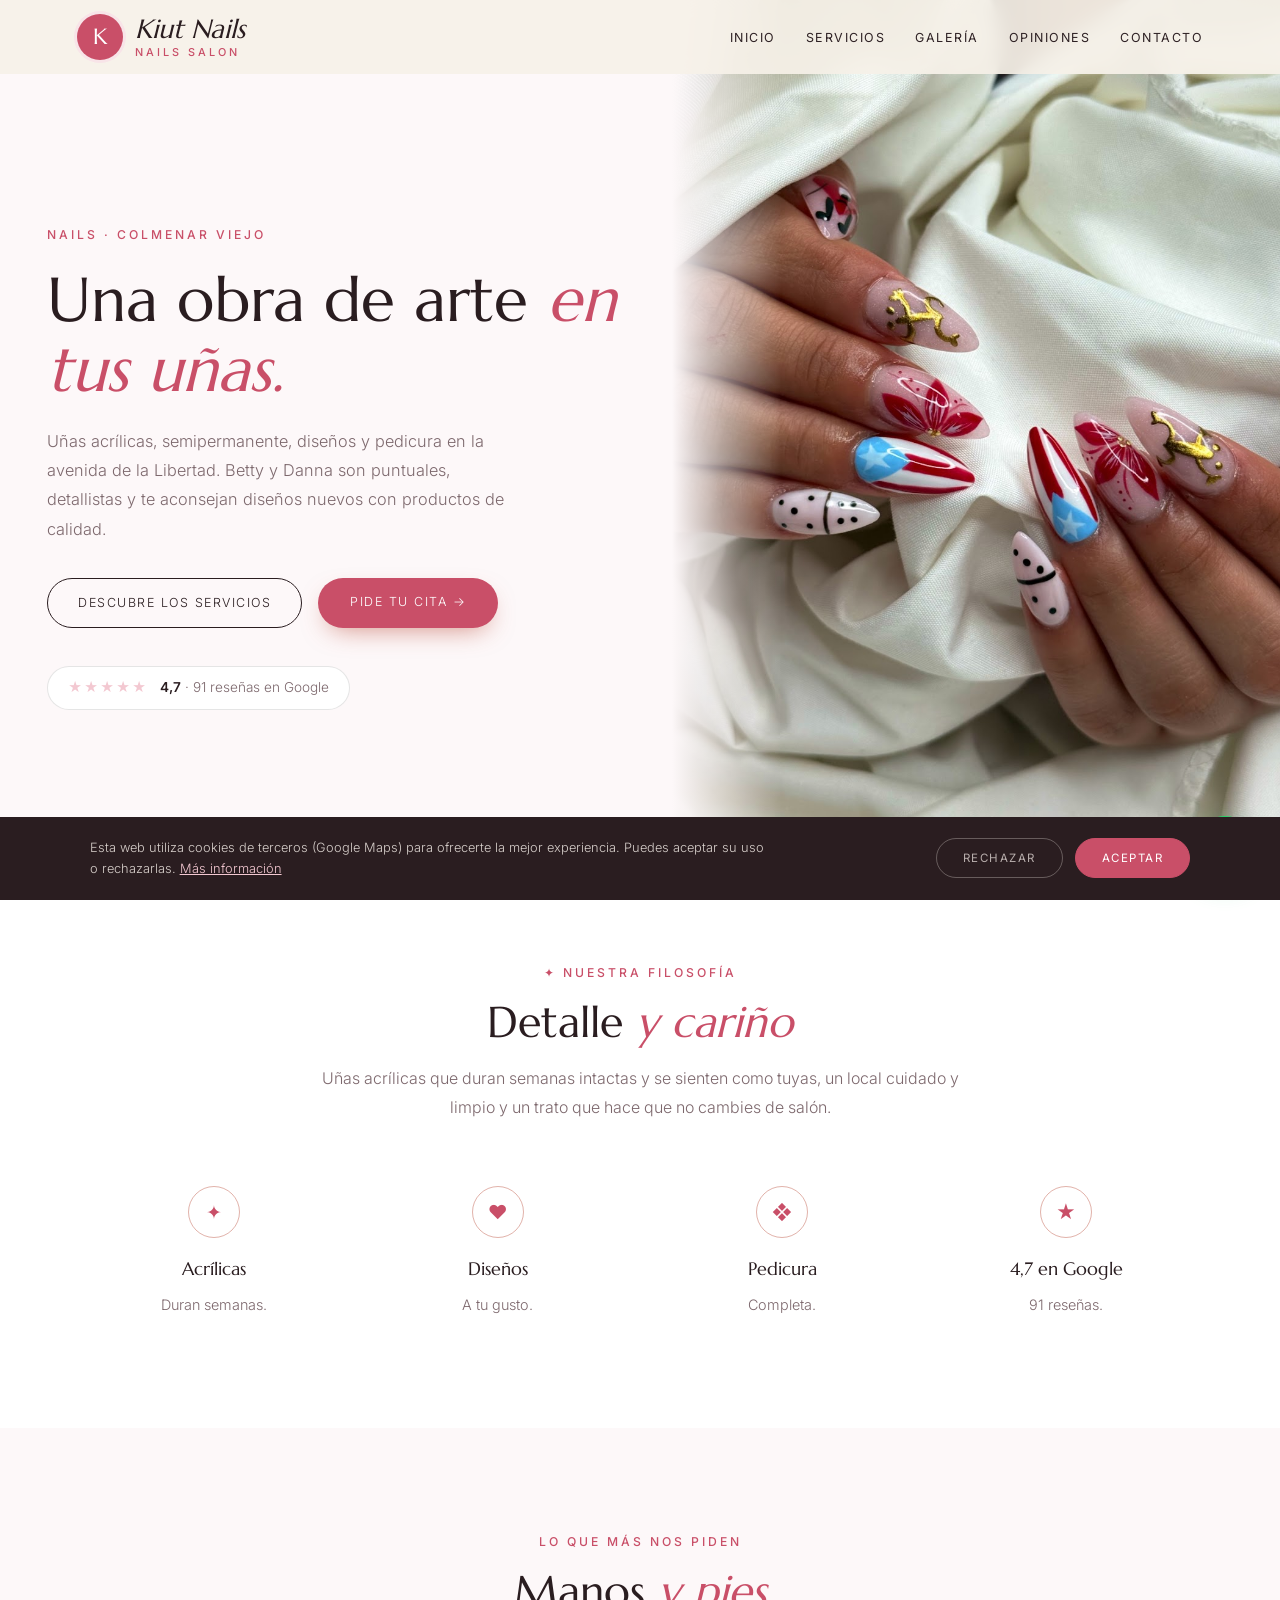
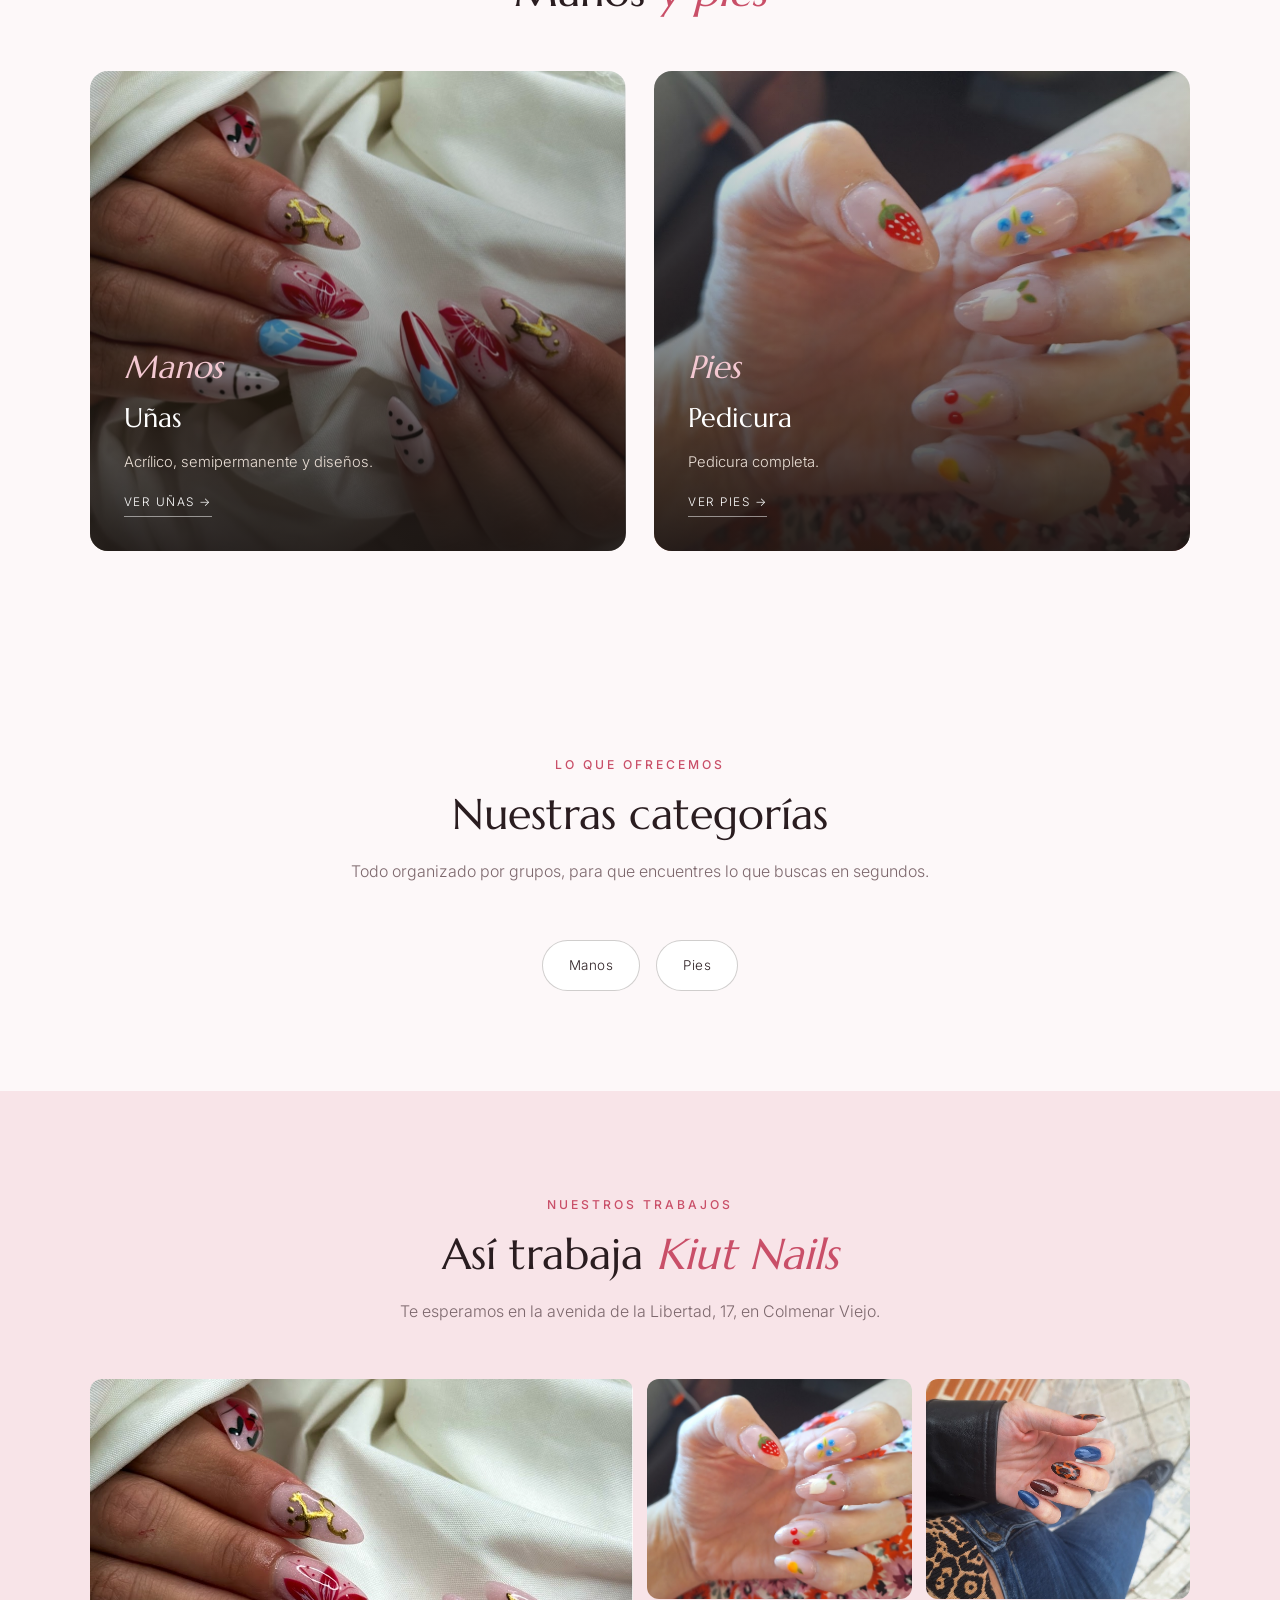
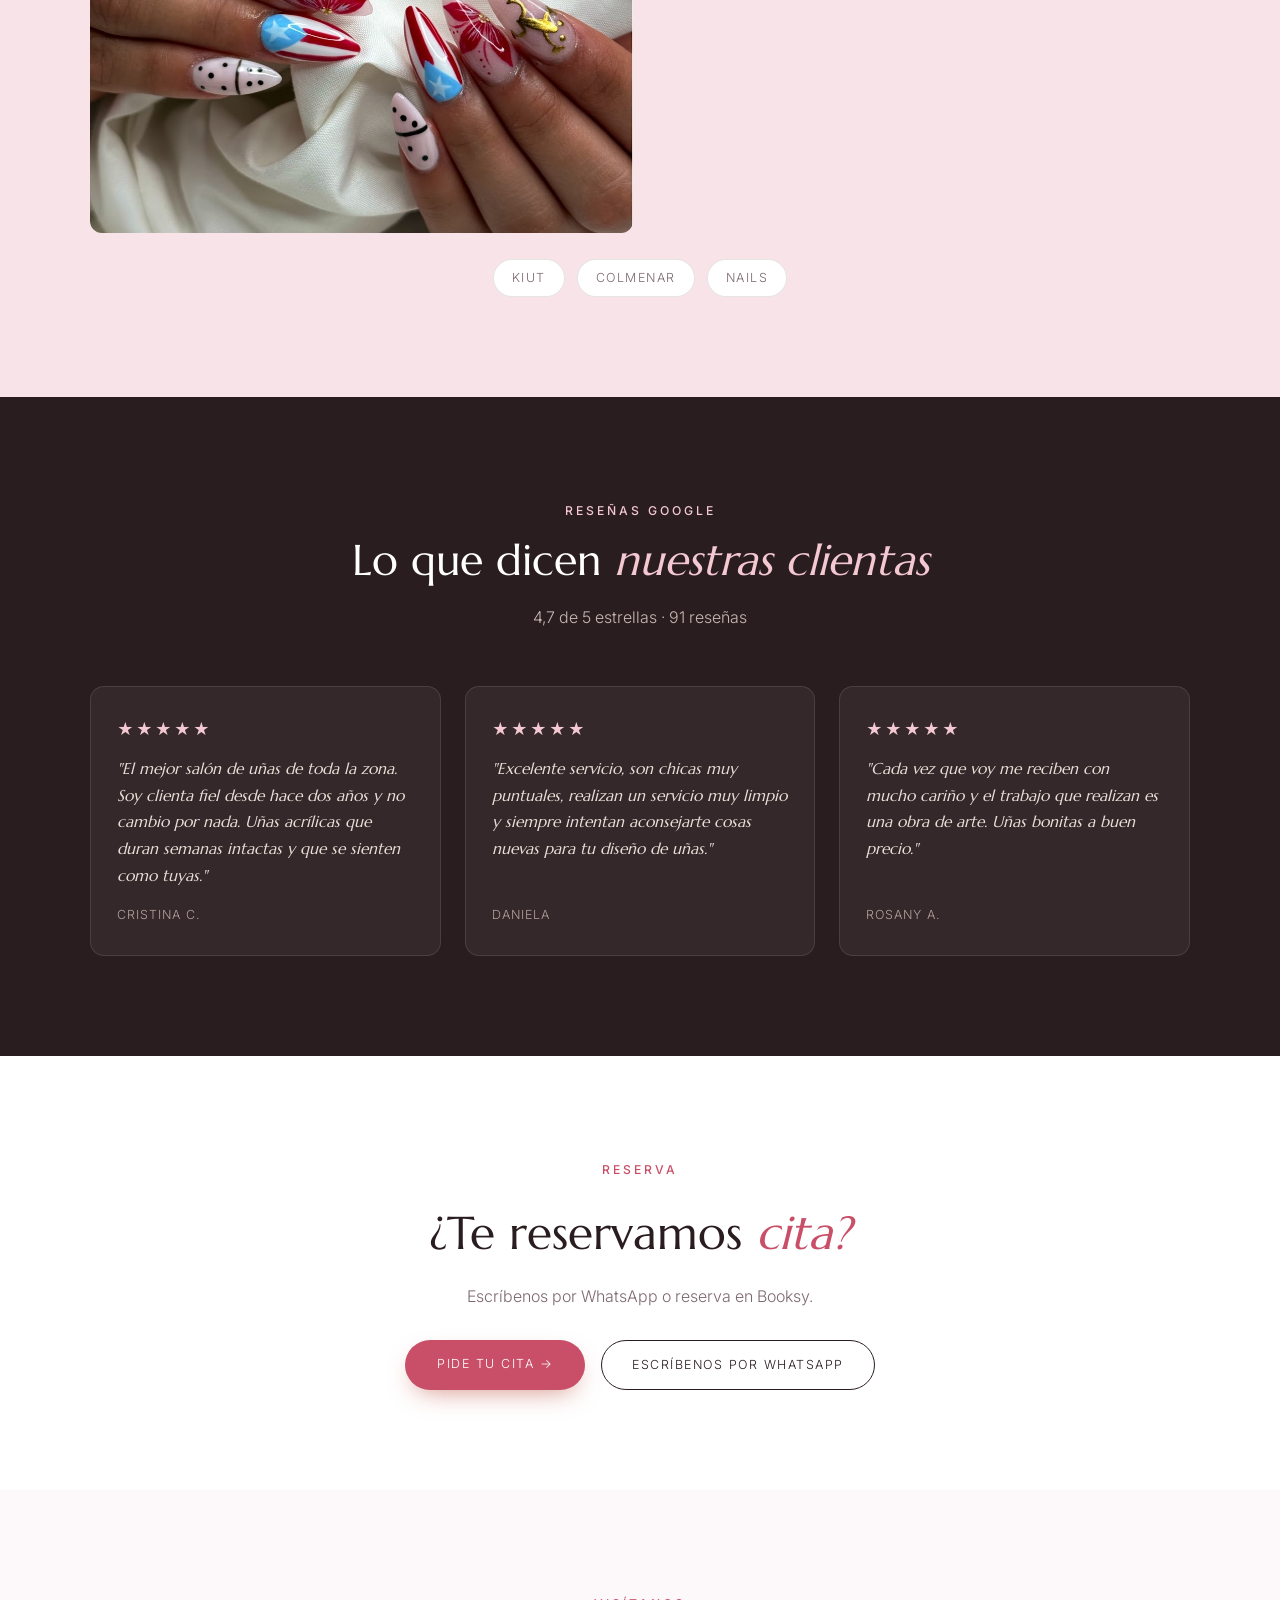
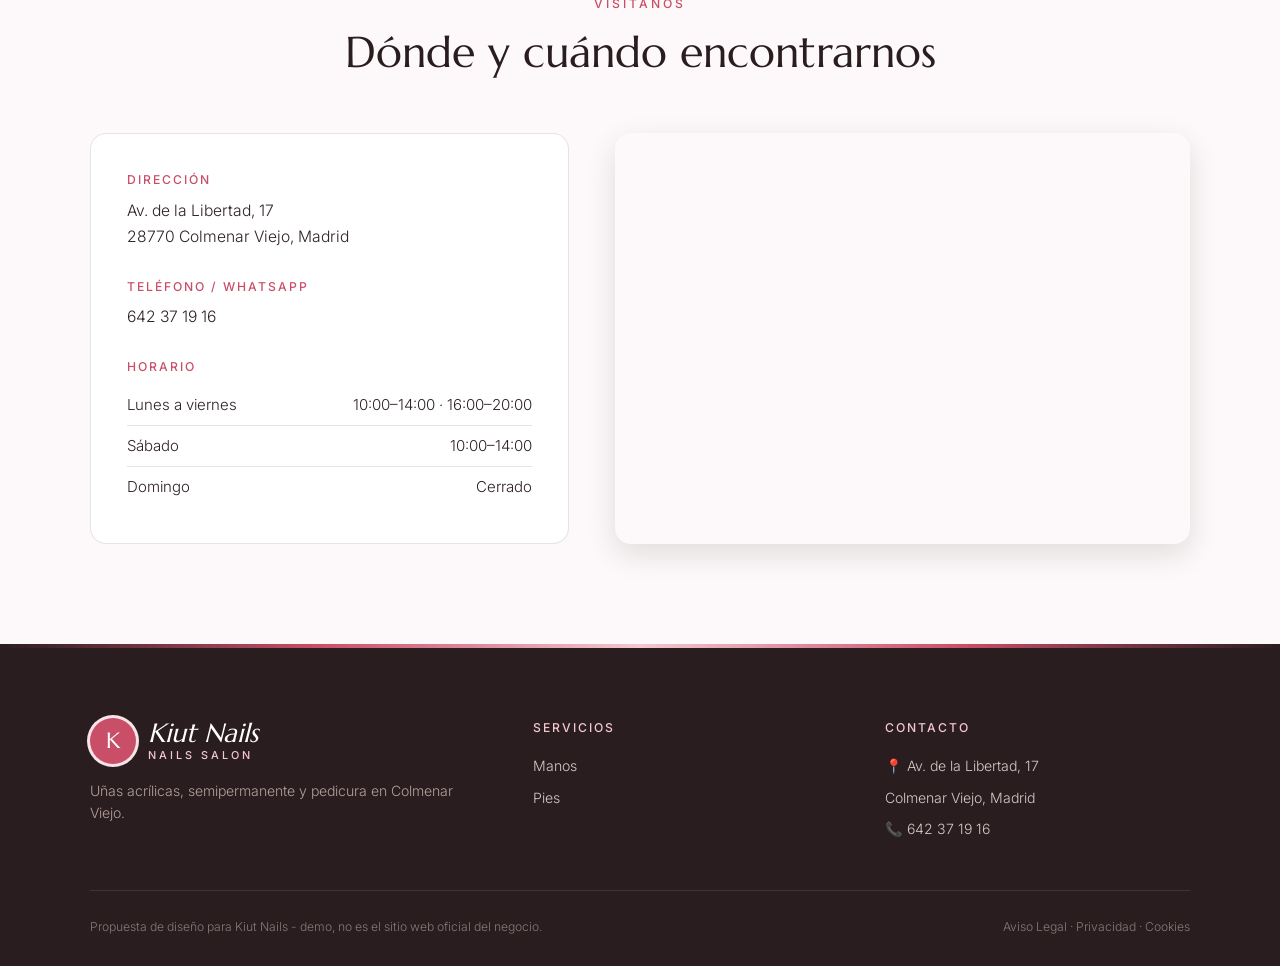
<file: index.html>
<!DOCTYPE html>
<html lang="es">
<head>
<meta charset="UTF-8">
<meta name="viewport" content="width=device-width, initial-scale=1.0">
<title>Kiut Nails — Uñas acrílicas, semipermanente y pedicura en Colmenar Viejo</title>
<meta name="description" content="Kiut Nails, en Av. de la Libertad 17, Colmenar Viejo. Uñas acrílicas que duran semanas, semipermanente, diseños y pedicura completa con Betty y Danna. 4,7★ con 91 reseñas en Google.">
<meta name="theme-color" content="#2a1d20">
<meta property="og:title" content="Kiut Nails · Colmenar Viejo">
<meta property="og:image" content="maps_01.jpg">

<link rel="preconnect" href="https://fonts.googleapis.com"><link rel="preconnect" href="https://fonts.gstatic.com" crossorigin><link href="https://fonts.googleapis.com/css2?family=Marcellus&family=Inter:wght@300;400;500;600&display=swap" rel="stylesheet">
<link rel="stylesheet" href="styles.css">
</head>
<body>

<header id="header">
  <a href="index.html" class="logo" aria-label="Kiut Nails, inicio"><span class="logo-mark">K</span><span class="logo-text"><span class="script">Kiut Nails</span><small>nails salon</small></span></a>
  <nav id="nav" aria-label="Navegación principal"><ul><li><a href="index.html#inicio">Inicio</a></li><li><a href="servicios.html">Servicios</a></li><li><a href="index.html#galeria">Galería</a></li><li><a href="index.html#opiniones">Opiniones</a></li><li><a href="index.html#contacto">Contacto</a></li></ul></nav><button class="nav-toggle" id="navToggle" aria-label="Abrir menú">☰</button>
</header>

<section class="hero" id="inicio">
  <div class="hero-text">
    <span class="eyebrow">Nails · Colmenar Viejo</span>
    <h1>Una obra de arte <em>en tus uñas.</em></h1>
    <p>Uñas acrílicas, semipermanente, diseños y pedicura en la avenida de la Libertad. Betty y Danna son puntuales, detallistas y te aconsejan diseños nuevos con productos de calidad.</p>
    <div class="hero-ctas">
      <a href="servicios.html" class="btn-outline">Descubre los servicios</a>
      <a href="https://wa.me/34642371916?text=Hola%2C%20quiero%20pedir%20cita%20en%20Kiut%20Nails" class="btn-solid" target="_blank" rel="noopener">Pide tu cita →</a>
    </div>
    <a class="hero-rating" href="https://www.google.com/maps/search/?api=1&query=Kiut+Nails,+Av.+de+la+Libertad+17,+Colmenar+Viejo" target="_blank" rel="noopener"><span class="stars">★★★★★</span><span><strong>4,7</strong> · 91 reseñas en Google</span></a>
  </div>
  <div class="hero-img"><img src="maps_01.jpg" alt="Diseño de uñas en Kiut Nails" style="object-position:center 50%;"></div>
</section>

<section class="trust">
  <div class="section-head">
    <span class="eyebrow">✦ Nuestra filosofía</span>
    <h2>Detalle <em>y cariño</em></h2>
    <p>Uñas acrílicas que duran semanas intactas y se sienten como tuyas, un local cuidado y limpio y un trato que hace que no cambies de salón.</p>
  </div>
  <div class="trust-grid">
    <div class="trust-card"><span class="trust-ic">✦</span><h3>Acrílicas</h3><p>Duran semanas.</p></div>
    <div class="trust-card"><span class="trust-ic">♥</span><h3>Diseños</h3><p>A tu gusto.</p></div>
    <div class="trust-card"><span class="trust-ic">❖</span><h3>Pedicura</h3><p>Completa.</p></div>
    <div class="trust-card"><span class="trust-ic">★</span><h3>4,7 en Google</h3><p>91 reseñas.</p></div>
  </div>
</section>

<section class="worlds">
  <div class="section-head">
    <span class="eyebrow">Lo que más nos piden</span>
    <h2>Manos <em>y pies</em></h2>
  </div>
  <div class="worlds-grid">
    <a href="servicios.html#manos" class="world-card"><img src="maps_01.jpg" alt="Uñas"><div class="world-text"><span class="script">Manos</span><h3>Uñas</h3><p>Acrílico, semipermanente y diseños.</p><span class="world-link">Ver uñas →</span></div></a>
    <a href="servicios.html#pies" class="world-card"><img src="maps_02.jpg" alt="Pedicura"><div class="world-text"><span class="script">Pies</span><h3>Pedicura</h3><p>Pedicura completa.</p><span class="world-link">Ver pies →</span></div></a>
  </div>
</section>

<section>
  <div class="section-head">
    <span class="eyebrow">Lo que ofrecemos</span>
    <h2>Nuestras categorías</h2>
    <p>Todo organizado por grupos, para que encuentres lo que buscas en segundos.</p>
  </div>
  <div class="cat-pills">
    <a href="servicios.html#manos" class="cat-pill">Manos</a>
    <a href="servicios.html#pies" class="cat-pill">Pies</a>
  </div>
</section>

<section class="gallery-wrap" id="galeria">
  <div class="section-head">
    <span class="eyebrow">Nuestros trabajos</span>
    <h2>Así trabaja <em>Kiut Nails</em></h2>
    <p>Te esperamos en la avenida de la Libertad, 17, en Colmenar Viejo.</p>
  </div>
  <div class="gallery">
    <figure class="big"><img src="maps_01.jpg" alt="Diseño de colores" loading="lazy"></figure>
    <figure><img src="maps_02.jpg" alt="Fresas y flores" loading="lazy"></figure>
    <figure><img src="maps_03.jpg" alt="Almendra con diseño" loading="lazy"></figure>
  </div>
  <div class="brands"><span>Kiut</span><span>Colmenar</span><span>Nails</span></div>
</section>

<section class="reviews-wrap" id="opiniones">
  <div class="section-head">
    <span class="eyebrow">Reseñas Google</span>
    <h2>Lo que dicen <em>nuestras clientas</em></h2>
    <p>4,7 de 5 estrellas · 91 reseñas</p>
  </div>
  <div class="review-grid">
    <div class="review-card"><div class="stars">★★★★★</div><p>"El mejor salón de uñas de toda la zona. Soy clienta fiel desde hace dos años y no cambio por nada. Uñas acrílicas que duran semanas intactas y que se sienten como tuyas."</p><cite>Cristina C.</cite></div>
    <div class="review-card"><div class="stars">★★★★★</div><p>"Excelente servicio, son chicas muy puntuales, realizan un servicio muy limpio y siempre intentan aconsejarte cosas nuevas para tu diseño de uñas."</p><cite>Daniela</cite></div>
    <div class="review-card"><div class="stars">★★★★★</div><p>"Cada vez que voy me reciben con mucho cariño y el trabajo que realizan es una obra de arte. Uñas bonitas a buen precio."</p><cite>Rosany A.</cite></div>
  </div>
</section>

<section class="cta-section">
  <span class="eyebrow">Reserva</span>
  <h2>¿Te reservamos <em>cita?</em></h2>
  <p>Escríbenos por WhatsApp o reserva en Booksy.</p>
  <div class="cta-row">
    <a href="https://wa.me/34642371916?text=Hola%2C%20quiero%20pedir%20cita%20en%20Kiut%20Nails" class="btn-solid" target="_blank" rel="noopener">Pide tu cita →</a>
    <a href="https://wa.me/34642371916?text=Hola%2C%20quiero%20pedir%20cita%20en%20Kiut%20Nails" class="btn-outline" target="_blank" rel="noopener">Escríbenos por WhatsApp</a>
  </div>
</section>

<section class="contact-section" id="contacto">
  <div class="section-head">
    <span class="eyebrow">Visítanos</span>
    <h2>Dónde y cuándo encontrarnos</h2>
  </div>
  <div class="contact-grid">
    <div class="contact-info">
      <div class="contact-block"><h3>Dirección</h3><p>Av. de la Libertad, 17<br>28770 Colmenar Viejo, Madrid</p></div>
      <div class="contact-block"><h3>Teléfono / WhatsApp</h3><p><a href="tel:+34642371916">642 37 19 16</a></p></div>
      <div class="contact-block"><h3>Horario</h3><ul class="hours-list"><li><span>Lunes a viernes</span><span>10:00–14:00 · 16:00–20:00</span></li><li><span>Sábado</span><span>10:00–14:00</span></li><li><span>Domingo</span><span>Cerrado</span></li></ul></div>
      
    </div>
    <div class="contact-map">
      <iframe title="Mapa de Kiut Nails" src="https://www.google.com/maps?q=Kiut+Nails,+Av.+de+la+Libertad+17,+Colmenar+Viejo&output=embed" width="100%" height="100%" style="border:0;" allowfullscreen="" loading="lazy" referrerpolicy="no-referrer-when-downgrade"></iframe>
    </div>
  </div>
</section>

<footer>
  <div class="footer-grid">
    <div class="footer-brand">
      <a href="index.html" class="logo light"><span class="logo-mark">K</span><span class="logo-text"><span class="script">Kiut Nails</span><small>nails salon</small></span></a>
      <p>Uñas acrílicas, semipermanente y pedicura en Colmenar Viejo.</p>
    </div>
    <div><h4>Servicios</h4><ul><li><a href="servicios.html#manos">Manos</a></li><li><a href="servicios.html#pies">Pies</a></li></ul></div>
    <div><h4>Contacto</h4><ul><li>📍 Av. de la Libertad, 17</li><li>Colmenar Viejo, Madrid</li><li>📞 <a href="tel:+34642371916">642 37 19 16</a></li></ul></div>
  </div>
  <div class="footer-bottom">
    <span>Propuesta de diseño para Kiut Nails - demo, no es el sitio web oficial del negocio.</span>
    <span><a href="aviso-legal.html">Aviso Legal</a> &middot; <a href="politica-privacidad.html">Privacidad</a> &middot; <a href="politica-cookies.html">Cookies</a></span>
  </div>
</footer>

<div id="cookie-banner" class="cookie-banner"><p>Esta web utiliza cookies de terceros (Google Maps) para ofrecerte la mejor experiencia. Puedes aceptar su uso o rechazarlas. <a href="politica-cookies.html">Más información</a></p><div class="cookie-actions"><button onclick="setCookieChoice('rejected')" class="ck-reject">Rechazar</button><button onclick="setCookieChoice('accepted')" class="ck-accept">Aceptar</button></div></div>
<div class="social-fabs"><a class="wa-fab" href="https://wa.me/34642371916?text=Hola%2C%20quiero%20pedir%20cita%20en%20Kiut%20Nails" target="_blank" rel="noopener" aria-label="Escribir por WhatsApp"><svg width="28" height="28" viewBox="0 0 24 24" fill="white"><path d="M17.5 14.4c-.3-.1-1.8-.9-2-1s-.5-.1-.7.1-.8 1-.9 1.2-.3.2-.6.1a8.2 8.2 0 0 1-2.4-1.5 9 9 0 0 1-1.7-2.1c-.2-.3 0-.5.1-.6l.4-.5.3-.5v-.5l-.9-2.2c-.2-.6-.5-.5-.7-.5h-.6a1.1 1.1 0 0 0-.8.4 3.4 3.4 0 0 0-1 2.5 5.9 5.9 0 0 0 1.2 3.1 13.5 13.5 0 0 0 5.2 4.6c2.6 1 2.6.7 3.1.6a2.6 2.6 0 0 0 1.7-1.2 2.1 2.1 0 0 0 .2-1.2c-.1-.1-.3-.2-.6-.3ZM12 21.8a9.8 9.8 0 0 1-5-1.4l-.4-.2-3.7 1 1-3.6-.2-.4A9.8 9.8 0 1 1 12 21.8Zm8.4-18.3A11.8 11.8 0 0 0 1.8 17.7L.2 23.8l6.3-1.6a11.8 11.8 0 0 0 5.6 1.4A11.8 11.8 0 0 0 20.4 3.5Z"/></svg></a></div>
<script src="main.js"></script>
</body>
</html>
</file>
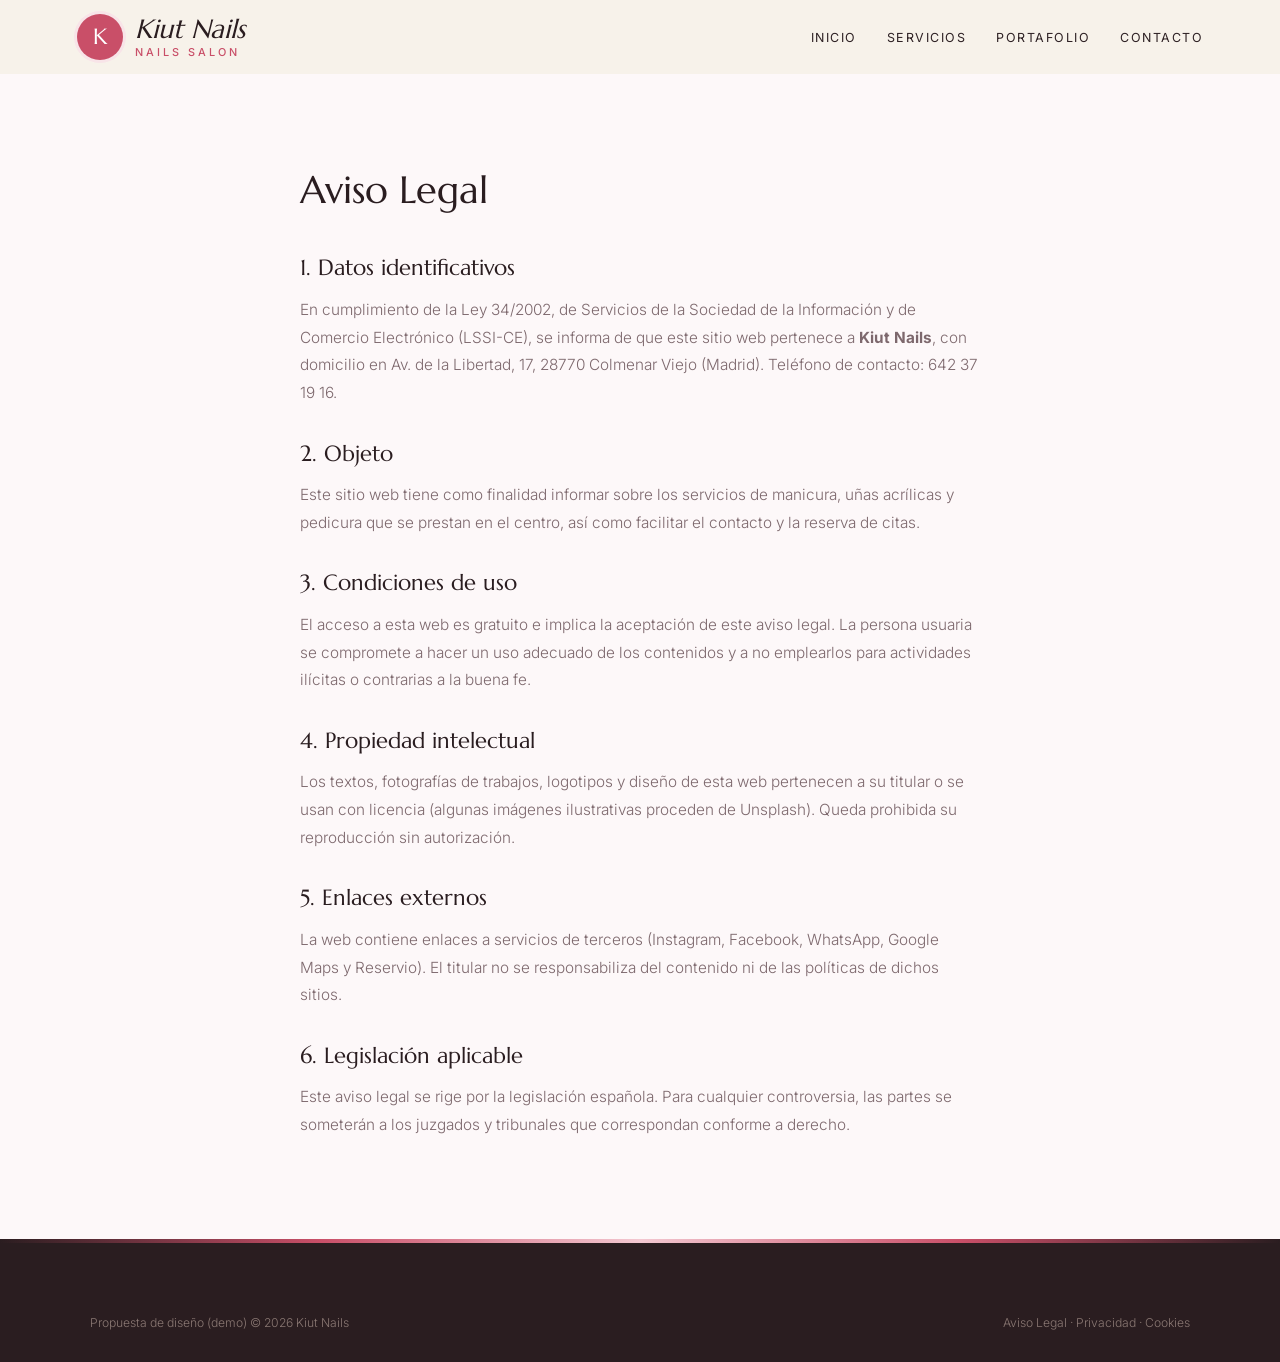
<file: aviso-legal.html>
<!DOCTYPE html>
<html lang="es">
<head>
<meta charset="UTF-8">
<meta name="viewport" content="width=device-width, initial-scale=1.0">
<title>Aviso Legal — Kiut Nails</title>
<meta name="robots" content="noindex">

<link rel="preconnect" href="https://fonts.googleapis.com">
<link href="https://fonts.googleapis.com/css2?family=Marcellus&family=Inter:wght@300;400;500;600&display=swap" rel="stylesheet">
<link rel="stylesheet" href="styles.css">
</head>
<body>
<header id="header" class="scrolled">
  <a href="index.html" class="logo" aria-label="Kiut Nails, inicio">
    <span class="logo-mark">K</span>
    <span class="logo-text"><span class="script">Kiut Nails</span><small>nails salon</small></span>
  </a>
  <nav id="nav" aria-label="Navegación principal">
    <ul>
      <li><a href="index.html#inicio">Inicio</a></li>
      <li><a href="servicios.html">Servicios</a></li>
      <li><a href="portafolio.html">Portafolio</a></li>
      <li><a href="index.html#contacto">Contacto</a></li>
    </ul>
  </nav>
  <button class="nav-toggle" id="navToggle" aria-label="Abrir menú">☰</button>
</header>
<main class="legal"><h1>Aviso Legal</h1>
<h2>1. Datos identificativos</h2>
<p>En cumplimiento de la Ley 34/2002, de Servicios de la Sociedad de la Información y de Comercio Electrónico (LSSI-CE), se informa de que este sitio web pertenece a <strong>Kiut Nails</strong>, con domicilio en Av. de la Libertad, 17, 28770 Colmenar Viejo (Madrid). Teléfono de contacto: 642 37 19 16.</p>
<h2>2. Objeto</h2>
<p>Este sitio web tiene como finalidad informar sobre los servicios de manicura, uñas acrílicas y pedicura que se prestan en el centro, así como facilitar el contacto y la reserva de citas.</p>
<h2>3. Condiciones de uso</h2>
<p>El acceso a esta web es gratuito e implica la aceptación de este aviso legal. La persona usuaria se compromete a hacer un uso adecuado de los contenidos y a no emplearlos para actividades ilícitas o contrarias a la buena fe.</p>
<h2>4. Propiedad intelectual</h2>
<p>Los textos, fotografías de trabajos, logotipos y diseño de esta web pertenecen a su titular o se usan con licencia (algunas imágenes ilustrativas proceden de Unsplash). Queda prohibida su reproducción sin autorización.</p>
<h2>5. Enlaces externos</h2>
<p>La web contiene enlaces a servicios de terceros (Instagram, Facebook, WhatsApp, Google Maps y Reservio). El titular no se responsabiliza del contenido ni de las políticas de dichos sitios.</p>
<h2>6. Legislación aplicable</h2>
<p>Este aviso legal se rige por la legislación española. Para cualquier controversia, las partes se someterán a los juzgados y tribunales que correspondan conforme a derecho.</p></main>
<footer>
  <div class="footer-bottom" style="margin-top:0">
    <span>Propuesta de diseño (demo) © 2026 Kiut Nails</span>
    <span><a href="aviso-legal.html">Aviso Legal</a> &middot; <a href="politica-privacidad.html">Privacidad</a> &middot; <a href="politica-cookies.html">Cookies</a></span>
  </div>
</footer>
<script src="main.js"></script>
</body>
</html>
</file>
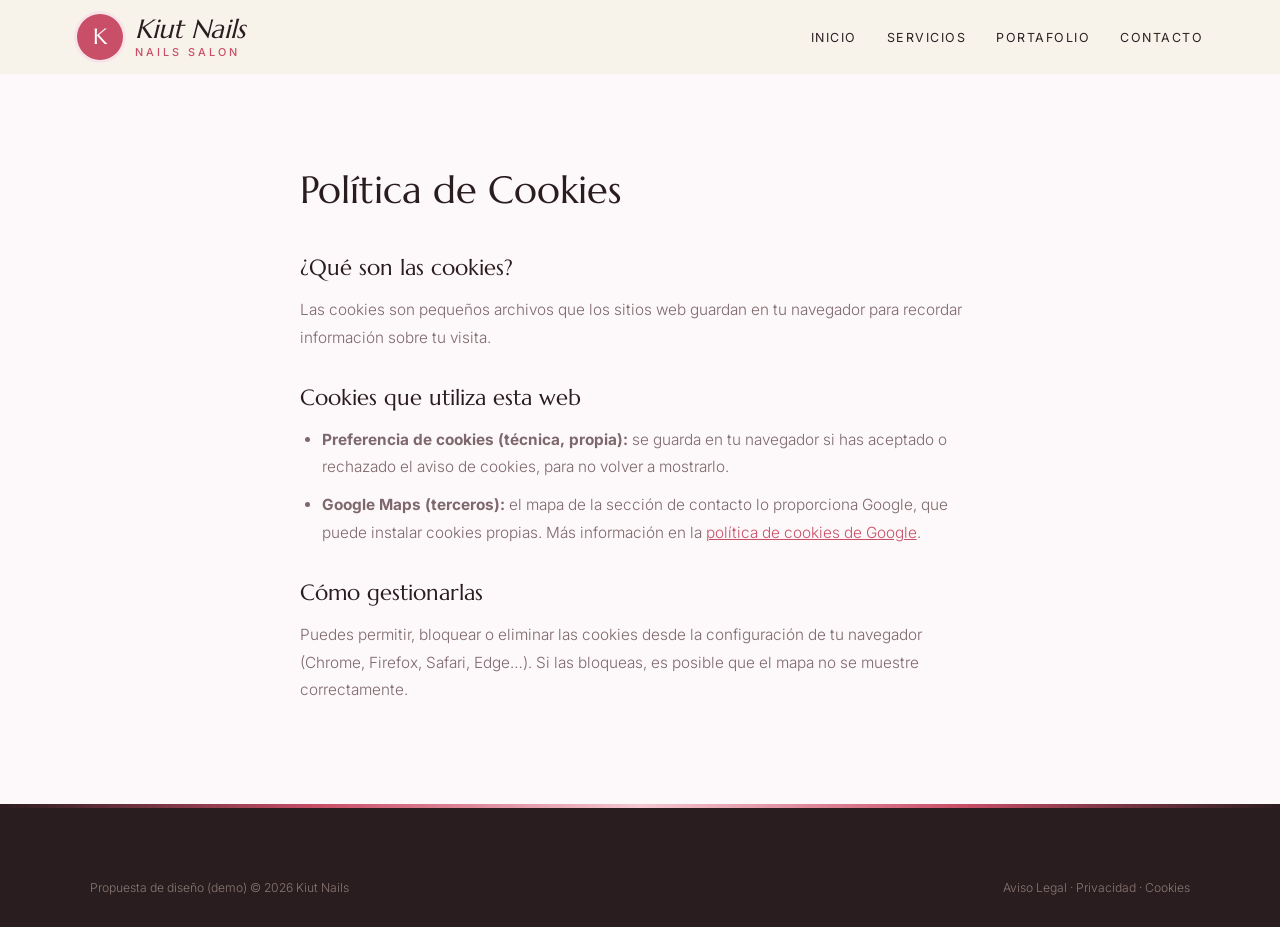
<file: politica-cookies.html>
<!DOCTYPE html>
<html lang="es">
<head>
<meta charset="UTF-8">
<meta name="viewport" content="width=device-width, initial-scale=1.0">
<title>Política de Cookies — Kiut Nails</title>
<meta name="robots" content="noindex">

<link rel="preconnect" href="https://fonts.googleapis.com">
<link href="https://fonts.googleapis.com/css2?family=Marcellus&family=Inter:wght@300;400;500;600&display=swap" rel="stylesheet">
<link rel="stylesheet" href="styles.css">
</head>
<body>
<header id="header" class="scrolled">
  <a href="index.html" class="logo" aria-label="Kiut Nails, inicio">
    <span class="logo-mark">K</span>
    <span class="logo-text"><span class="script">Kiut Nails</span><small>nails salon</small></span>
  </a>
  <nav id="nav" aria-label="Navegación principal">
    <ul>
      <li><a href="index.html#inicio">Inicio</a></li>
      <li><a href="servicios.html">Servicios</a></li>
      <li><a href="portafolio.html">Portafolio</a></li>
      <li><a href="index.html#contacto">Contacto</a></li>
    </ul>
  </nav>
  <button class="nav-toggle" id="navToggle" aria-label="Abrir menú">☰</button>
</header>
<main class="legal"><h1>Política de Cookies</h1>
<h2>¿Qué son las cookies?</h2>
<p>Las cookies son pequeños archivos que los sitios web guardan en tu navegador para recordar información sobre tu visita.</p>
<h2>Cookies que utiliza esta web</h2>
<ul>
<li><strong>Preferencia de cookies (técnica, propia):</strong> se guarda en tu navegador si has aceptado o rechazado el aviso de cookies, para no volver a mostrarlo.</li>
<li><strong>Google Maps (terceros):</strong> el mapa de la sección de contacto lo proporciona Google, que puede instalar cookies propias. Más información en la <a href="https://policies.google.com/technologies/cookies" target="_blank" rel="noopener">política de cookies de Google</a>.</li>
</ul>
<h2>Cómo gestionarlas</h2>
<p>Puedes permitir, bloquear o eliminar las cookies desde la configuración de tu navegador (Chrome, Firefox, Safari, Edge…). Si las bloqueas, es posible que el mapa no se muestre correctamente.</p></main>
<footer>
  <div class="footer-bottom" style="margin-top:0">
    <span>Propuesta de diseño (demo) © 2026 Kiut Nails</span>
    <span><a href="aviso-legal.html">Aviso Legal</a> &middot; <a href="politica-privacidad.html">Privacidad</a> &middot; <a href="politica-cookies.html">Cookies</a></span>
  </div>
</footer>
<script src="main.js"></script>
</body>
</html>
</file>
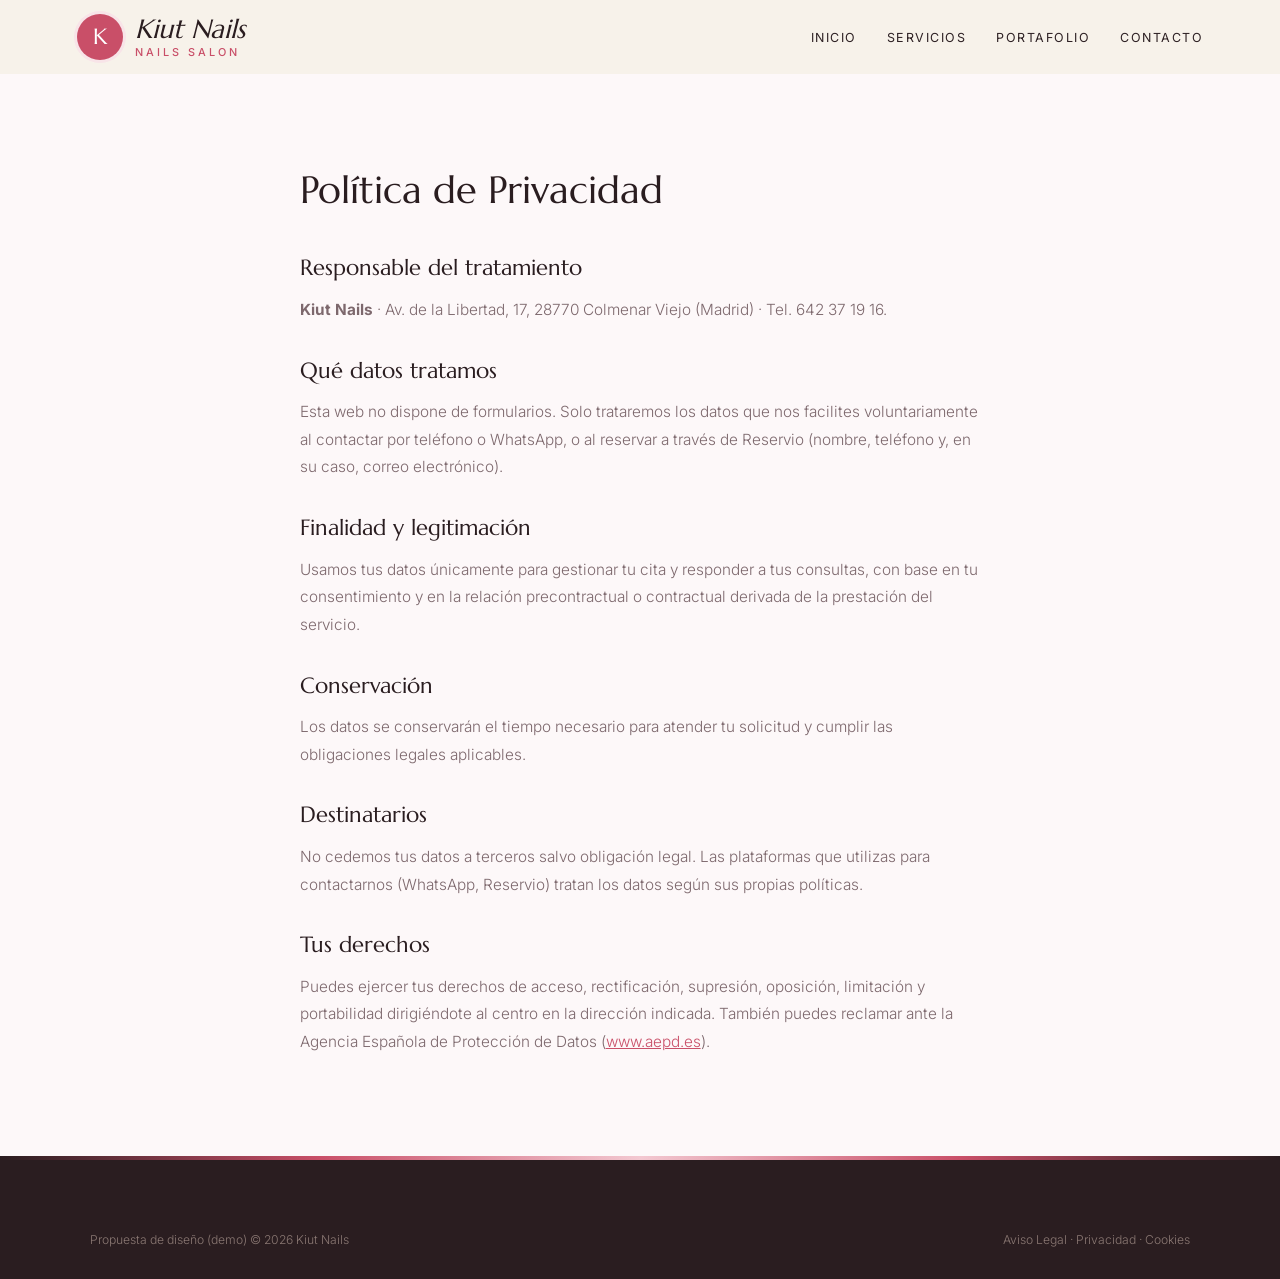
<file: politica-privacidad.html>
<!DOCTYPE html>
<html lang="es">
<head>
<meta charset="UTF-8">
<meta name="viewport" content="width=device-width, initial-scale=1.0">
<title>Política de Privacidad — Kiut Nails</title>
<meta name="robots" content="noindex">

<link rel="preconnect" href="https://fonts.googleapis.com">
<link href="https://fonts.googleapis.com/css2?family=Marcellus&family=Inter:wght@300;400;500;600&display=swap" rel="stylesheet">
<link rel="stylesheet" href="styles.css">
</head>
<body>
<header id="header" class="scrolled">
  <a href="index.html" class="logo" aria-label="Kiut Nails, inicio">
    <span class="logo-mark">K</span>
    <span class="logo-text"><span class="script">Kiut Nails</span><small>nails salon</small></span>
  </a>
  <nav id="nav" aria-label="Navegación principal">
    <ul>
      <li><a href="index.html#inicio">Inicio</a></li>
      <li><a href="servicios.html">Servicios</a></li>
      <li><a href="portafolio.html">Portafolio</a></li>
      <li><a href="index.html#contacto">Contacto</a></li>
    </ul>
  </nav>
  <button class="nav-toggle" id="navToggle" aria-label="Abrir menú">☰</button>
</header>
<main class="legal"><h1>Política de Privacidad</h1>
<h2>Responsable del tratamiento</h2>
<p><strong>Kiut Nails</strong> · Av. de la Libertad, 17, 28770 Colmenar Viejo (Madrid) · Tel. 642 37 19 16.</p>
<h2>Qué datos tratamos</h2>
<p>Esta web no dispone de formularios. Solo trataremos los datos que nos facilites voluntariamente al contactar por teléfono o WhatsApp, o al reservar a través de Reservio (nombre, teléfono y, en su caso, correo electrónico).</p>
<h2>Finalidad y legitimación</h2>
<p>Usamos tus datos únicamente para gestionar tu cita y responder a tus consultas, con base en tu consentimiento y en la relación precontractual o contractual derivada de la prestación del servicio.</p>
<h2>Conservación</h2>
<p>Los datos se conservarán el tiempo necesario para atender tu solicitud y cumplir las obligaciones legales aplicables.</p>
<h2>Destinatarios</h2>
<p>No cedemos tus datos a terceros salvo obligación legal. Las plataformas que utilizas para contactarnos (WhatsApp, Reservio) tratan los datos según sus propias políticas.</p>
<h2>Tus derechos</h2>
<p>Puedes ejercer tus derechos de acceso, rectificación, supresión, oposición, limitación y portabilidad dirigiéndote al centro en la dirección indicada. También puedes reclamar ante la Agencia Española de Protección de Datos (<a href="https://www.aepd.es" target="_blank" rel="noopener">www.aepd.es</a>).</p></main>
<footer>
  <div class="footer-bottom" style="margin-top:0">
    <span>Propuesta de diseño (demo) © 2026 Kiut Nails</span>
    <span><a href="aviso-legal.html">Aviso Legal</a> &middot; <a href="politica-privacidad.html">Privacidad</a> &middot; <a href="politica-cookies.html">Cookies</a></span>
  </div>
</footer>
<script src="main.js"></script>
</body>
</html>
</file>
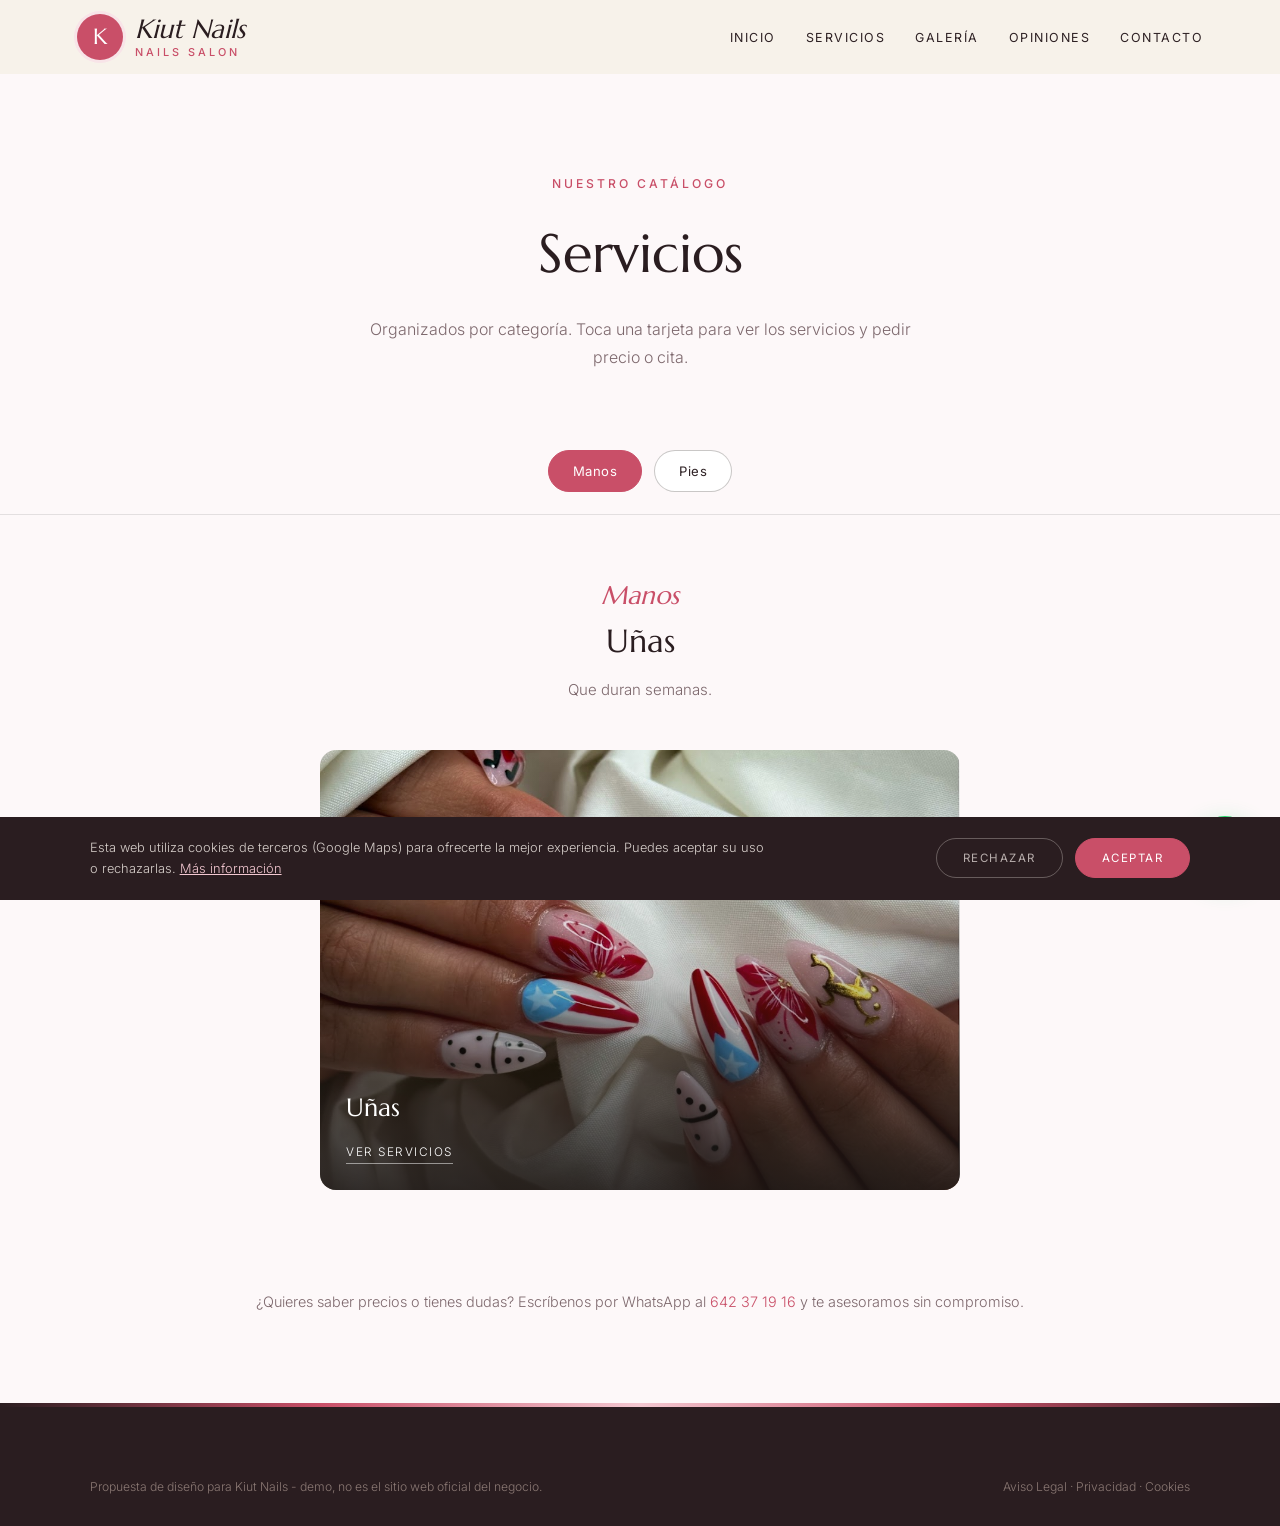
<file: servicios.html>
<!DOCTYPE html>
<html lang="es">
<head>
<meta charset="UTF-8">
<meta name="viewport" content="width=device-width, initial-scale=1.0">
<title>Servicios — Kiut Nails · Colmenar Viejo</title>
<meta name="description" content="Servicios de Kiut Nails en Colmenar Viejo.">

<link rel="preconnect" href="https://fonts.googleapis.com"><link rel="preconnect" href="https://fonts.gstatic.com" crossorigin><link href="https://fonts.googleapis.com/css2?family=Marcellus&family=Inter:wght@300;400;500;600&display=swap" rel="stylesheet">
<link rel="stylesheet" href="styles.css">
</head>
<body>

<header id="header" class="scrolled">
  <a href="index.html" class="logo" aria-label="Kiut Nails, inicio"><span class="logo-mark">K</span><span class="logo-text"><span class="script">Kiut Nails</span><small>nails salon</small></span></a>
  <nav id="nav" aria-label="Navegación principal"><ul><li><a href="index.html#inicio">Inicio</a></li><li><a href="servicios.html">Servicios</a></li><li><a href="index.html#galeria">Galería</a></li><li><a href="index.html#opiniones">Opiniones</a></li><li><a href="index.html#contacto">Contacto</a></li></ul></nav><button class="nav-toggle" id="navToggle" aria-label="Abrir menú">☰</button>
</header>

<div class="page-hero">
  <span class="eyebrow">Nuestro catálogo</span>
  <h1>Servicios</h1>
  <p>Organizados por categoría. Toca una tarjeta para ver los servicios y pedir precio o cita.</p>
</div>

<div class="tabs">
  <button class="tab-btn active" data-tab="manos">Manos</button>
  <button class="tab-btn" data-tab="pies">Pies</button>
  
</div>

<div class="tab-panel active" id="manos">
  <div class="tab-intro"><span class="script">Manos</span><h2>Uñas</h2><p>Que duran semanas.</p></div>
  <div class="cat-grid single">
    <div class="cat-card" onclick="openModal('manos')"><img src="maps_01.jpg" alt="Uñas" loading="lazy"><div class="cat-card-text"><h3>Uñas</h3><span>Ver servicios</span></div></div>
  </div>
</div>

<div class="tab-panel" id="pies">
  <div class="tab-intro"><span class="script">Pies</span><h2>Pedicura</h2><p>Pies cuidados.</p></div>
  <div class="cat-grid single">
    <div class="cat-card" onclick="openModal('pies')"><img src="maps_02.jpg" alt="Pedicura" loading="lazy"><div class="cat-card-text"><h3>Pedicura</h3><span>Ver servicios</span></div></div>
  </div>
</div>


<p class="services-note">¿Quieres saber precios o tienes dudas? Escríbenos por WhatsApp al <a href="https://wa.me/34642371916" target="_blank" rel="noopener" style="color:var(--red)">642 37 19 16</a> y te asesoramos sin compromiso.</p>

<div class="modal-overlay" id="modal-manos"><div class="modal">
  <button class="modal-close" onclick="closeModal('manos')" aria-label="Cerrar">×</button>
  <h3>Uñas</h3><p class="modal-sub">Manos</p>
  <div class="svc-row"><div><div class="svc-name">E</div><span class="svc-desc">s</span></div><div class="svc-price">Consultar</div></div>
  <div class="svc-row"><div><div class="svc-name">U</div><span class="svc-desc">ñ</span></div><div class="svc-price">Consultar</div></div>
  <div class="svc-row"><div><div class="svc-name">R</div><span class="svc-desc">e</span></div><div class="svc-price">Consultar</div></div>
  <div class="svc-row"><div><div class="svc-name">C</div><span class="svc-desc">a</span></div><div class="svc-price">Consultar</div></div>
  <div class="svc-row"><div><div class="svc-name">A</div><span class="svc-desc">r</span></div><div class="svc-price">Consultar</div></div>
  <a class="modal-cta alt" href="https://wa.me/34642371916?text=Hola%2C%20quiero%20informaci%C3%B3n%20sobre%20u%C3%B1as" target="_blank" rel="noopener">Pedir cita por WhatsApp</a>
</div></div>

<div class="modal-overlay" id="modal-pies"><div class="modal">
  <button class="modal-close" onclick="closeModal('pies')" aria-label="Cerrar">×</button>
  <h3>Pedicura</h3><p class="modal-sub">Pies</p>
  <div class="svc-row"><div><div class="svc-name">P</div><span class="svc-desc">e</span></div><div class="svc-price">Consultar</div></div>
  <a class="modal-cta alt" href="https://wa.me/34642371916?text=Hola%2C%20quiero%20informaci%C3%B3n%20sobre%20pedicura" target="_blank" rel="noopener">Pedir cita por WhatsApp</a>
</div></div>


<footer>
  <div class="footer-bottom" style="margin-top:0">
    <span>Propuesta de diseño para Kiut Nails - demo, no es el sitio web oficial del negocio.</span>
    <span><a href="aviso-legal.html">Aviso Legal</a> &middot; <a href="politica-privacidad.html">Privacidad</a> &middot; <a href="politica-cookies.html">Cookies</a></span>
  </div>
</footer>

<div id="cookie-banner" class="cookie-banner"><p>Esta web utiliza cookies de terceros (Google Maps) para ofrecerte la mejor experiencia. Puedes aceptar su uso o rechazarlas. <a href="politica-cookies.html">Más información</a></p><div class="cookie-actions"><button onclick="setCookieChoice('rejected')" class="ck-reject">Rechazar</button><button onclick="setCookieChoice('accepted')" class="ck-accept">Aceptar</button></div></div>
<div class="social-fabs"><a class="wa-fab" href="https://wa.me/34642371916?text=Hola%2C%20quiero%20pedir%20cita%20en%20Kiut%20Nails" target="_blank" rel="noopener" aria-label="Escribir por WhatsApp"><svg width="28" height="28" viewBox="0 0 24 24" fill="white"><path d="M17.5 14.4c-.3-.1-1.8-.9-2-1s-.5-.1-.7.1-.8 1-.9 1.2-.3.2-.6.1a8.2 8.2 0 0 1-2.4-1.5 9 9 0 0 1-1.7-2.1c-.2-.3 0-.5.1-.6l.4-.5.3-.5v-.5l-.9-2.2c-.2-.6-.5-.5-.7-.5h-.6a1.1 1.1 0 0 0-.8.4 3.4 3.4 0 0 0-1 2.5 5.9 5.9 0 0 0 1.2 3.1 13.5 13.5 0 0 0 5.2 4.6c2.6 1 2.6.7 3.1.6a2.6 2.6 0 0 0 1.7-1.2 2.1 2.1 0 0 0 .2-1.2c-.1-.1-.3-.2-.6-.3ZM12 21.8a9.8 9.8 0 0 1-5-1.4l-.4-.2-3.7 1 1-3.6-.2-.4A9.8 9.8 0 1 1 12 21.8Zm8.4-18.3A11.8 11.8 0 0 0 1.8 17.7L.2 23.8l6.3-1.6a11.8 11.8 0 0 0 5.6 1.4A11.8 11.8 0 0 0 20.4 3.5Z"/></svg></a></div>
<script src="main.js"></script>
</body>
</html>
</file>
<file: styles.css>
:root{
  --cream:#fdf8f9; --paper:#ffffff; --tint:#f8e4e8; --ink:#2e2124; --dark:#2a1d20; --muted:#7d686d;
  --red:#c94f68; --red-dark:#a23c52; --teal:#c94f68; --gold:#f3c8d1; --line:rgba(0,0,0,.1);
  --brand-gradient:linear-gradient(90deg,#2a1d20,#c94f68,#f3c8d1,#c94f68,#2a1d20);
}
*{margin:0;padding:0;box-sizing:border-box;}
html{scroll-behavior:smooth;}
body{font-family:'Inter',sans-serif;background:var(--cream);color:var(--ink);overflow-x:hidden;font-weight:300;line-height:1.6;}
a{text-decoration:none;color:inherit;}
h1,h2,h3{font-family:'Marcellus',serif;font-weight:500;}
h1 em,h2 em{font-style:italic;color:var(--red);}
img{max-width:100%;display:block;}
.script{font-family:'Marcellus',serif;font-style:italic;}

/* HEADER */
header{position:fixed;top:0;left:0;right:0;z-index:100;display:flex;justify-content:space-between;align-items:center;padding:14px 6%;background:rgba(247,241,233,.92);backdrop-filter:blur(10px);-webkit-backdrop-filter:blur(10px);transition:box-shadow .3s,padding .3s;}
header.scrolled{box-shadow:0 2px 24px rgba(28,22,20,.1);padding:8px 6%;}
.logo{display:flex;align-items:center;gap:12px;color:var(--dark);}
.logo-badge{width:58px;height:58px;border-radius:50%;object-fit:cover;box-shadow:0 0 0 2px var(--gold),0 6px 16px rgba(28,22,20,.15);transition:width .3s,height .3s;}
header.scrolled .logo-badge{width:46px;height:46px;}
.logo-text{display:flex;flex-direction:column;line-height:1;}
.logo-text .script{font-size:1.65rem;color:var(--dark);}
.logo-text small{font-size:.68rem;letter-spacing:3px;text-transform:uppercase;color:var(--red);margin-top:4px;font-weight:500;}
.logo.light .logo-text .script{color:#fff;}
.logo.light .logo-text small{color:var(--gold);}
nav ul{list-style:none;display:flex;gap:30px;}
nav a{font-size:.78rem;letter-spacing:1.5px;text-transform:uppercase;font-weight:400;position:relative;padding:4px 0;}
nav a::after{content:"";position:absolute;left:0;bottom:-2px;height:1px;width:100%;background:var(--red);transform:scaleX(0);transform-origin:right;transition:transform .3s;}
nav a:hover::after{transform:scaleX(1);transform-origin:left;}
.nav-toggle{display:none;font-size:1.6rem;background:none;border:none;color:var(--dark);cursor:pointer;}

/* BOTONES */
.btn-outline{display:inline-block;border:1px solid var(--dark);color:var(--dark);padding:14px 30px;font-size:.78rem;letter-spacing:1.5px;text-transform:uppercase;border-radius:40px;transition:all .25s;}
.btn-outline:hover{background:var(--dark);color:var(--cream);}
.btn-outline.light{border-color:rgba(255,255,255,.5);color:#fff;}
.btn-outline.light:hover{background:#fff;color:var(--dark);}
.btn-solid{display:inline-block;background:var(--red);color:#fff;padding:14px 32px;font-size:.78rem;letter-spacing:1.5px;text-transform:uppercase;border-radius:40px;transition:transform .25s,box-shadow .25s,background .25s;box-shadow:0 10px 26px -10px rgba(181,64,44,.6);}
.btn-solid:hover{transform:translateY(-2px);background:var(--red-dark);}

/* HERO */
.hero{min-height:95vh;display:grid;grid-template-columns:1.05fr .95fr;align-items:stretch;padding:0;}
.hero-text{display:flex;flex-direction:column;justify-content:center;padding:150px 7% 70px;}
.eyebrow{display:inline-block;color:var(--teal);text-transform:uppercase;letter-spacing:3px;font-size:.76rem;font-weight:500;}
.hero-text .eyebrow{margin-bottom:20px;}
.hero-text h1{font-size:clamp(2.4rem,5vw,3.9rem);line-height:1.12;margin-bottom:22px;color:var(--dark);}
.hero-text p{font-size:1.02rem;color:var(--muted);max-width:470px;line-height:1.8;margin-bottom:34px;}
.hero-ctas{display:flex;gap:16px;flex-wrap:wrap;}
.hero-rating{display:inline-flex;align-items:center;gap:12px;margin-top:38px;padding:10px 20px;border:1px solid var(--line);border-radius:40px;background:var(--paper);font-size:.85rem;color:var(--muted);align-self:flex-start;}
.hero-rating strong{color:var(--dark);font-weight:600;}
.stars{color:var(--gold);letter-spacing:2px;}
.hero-img{position:relative;overflow:hidden;}
.hero-img img{width:100%;height:100%;object-fit:cover;position:absolute;inset:0;}
.hero-img::after{content:"";position:absolute;inset:0;background:linear-gradient(90deg,var(--cream) 0%,rgba(247,241,233,0) 18%);}

/* SECCIONES */
section{padding:100px 7%;}
.section-head{text-align:center;max-width:640px;margin:0 auto 54px;}
.section-head h2{font-size:clamp(1.9rem,4vw,2.7rem);margin-top:12px;color:var(--dark);line-height:1.2;}
.section-head p{margin-top:16px;color:var(--muted);line-height:1.8;}

.trust{background:var(--paper);border-top:4px solid transparent;border-image:var(--brand-gradient) 1;}
.trust-grid{display:grid;grid-template-columns:repeat(auto-fit,minmax(230px,1fr));gap:36px;max-width:1150px;margin:0 auto;}
.trust-card{text-align:center;padding:10px;}
.trust-ic{display:inline-grid;place-items:center;width:52px;height:52px;border-radius:50%;border:1px solid rgba(181,64,44,.4);color:var(--red);font-size:1.2rem;margin-bottom:16px;}
.trust-card h3{font-size:1.15rem;color:var(--dark);margin-bottom:10px;}
.trust-card p{font-size:.9rem;color:var(--muted);line-height:1.7;}

/* DOS MUNDOS */
.worlds{background:var(--cream);}
.worlds-grid{display:grid;grid-template-columns:1fr 1fr;gap:28px;max-width:1150px;margin:0 auto;}
.world-card{position:relative;border-radius:18px;overflow:hidden;min-height:480px;display:flex;align-items:flex-end;color:#fff;}
.world-card img{position:absolute;inset:0;width:100%;height:100%;object-fit:cover;transition:transform .6s;}
.world-card:hover img{transform:scale(1.05);}
.world-card::after{content:"";position:absolute;inset:0;background:linear-gradient(to top,rgba(28,22,20,.92) 0%,rgba(28,22,20,.35) 55%,rgba(28,22,20,.05) 100%);}
.world-text{position:relative;z-index:2;padding:34px;}
.world-text .script{font-size:2rem;color:var(--gold);}
.world-text h3{font-size:1.7rem;margin:4px 0 10px;}
.world-text p{font-size:.92rem;color:#eadfd6;line-height:1.7;max-width:440px;}
.world-link{display:inline-block;margin-top:18px;font-size:.74rem;letter-spacing:1.5px;text-transform:uppercase;border-bottom:1px solid rgba(255,255,255,.5);padding-bottom:4px;}

/* PILLS */
.cat-pills{display:flex;flex-wrap:wrap;gap:16px;justify-content:center;max-width:1000px;margin:0 auto;}
.cat-pill{border:1px solid rgba(43,33,29,.22);padding:14px 26px;border-radius:30px;font-size:.84rem;letter-spacing:.5px;transition:all .2s;background:var(--paper);}
.cat-pill:hover{background:var(--red);color:#fff;border-color:var(--red);}

/* GALERIA */
.gallery-wrap{background:var(--tint);}
.gallery{max-width:1200px;margin:0 auto;display:grid;grid-template-columns:repeat(4,1fr);grid-auto-rows:220px;gap:14px;}
.gallery figure{overflow:hidden;border-radius:12px;margin:0;}
.gallery img{width:100%;height:100%;object-fit:cover;transition:transform .5s;}
.gallery figure:hover img{transform:scale(1.05);}
.gallery .big{grid-column:span 2;grid-row:span 2;}

/* RESEÑAS */
.reviews-wrap{background:var(--dark);color:#fff;position:relative;}
.reviews-wrap .section-head h2{color:#fff;}
.reviews-wrap .section-head h2 em{color:var(--gold);}
.reviews-wrap .section-head p{color:#c9b9b2;}
.reviews-wrap .eyebrow{color:var(--gold);}
.review-grid{display:grid;grid-template-columns:repeat(auto-fit,minmax(300px,1fr));gap:24px;max-width:1150px;margin:0 auto;}
.review-card{background:rgba(255,255,255,.05);border:1px solid rgba(255,255,255,.1);padding:30px 26px;border-radius:14px;display:flex;flex-direction:column;}
.review-card .stars{margin-bottom:14px;}
.review-card p{font-family:'Marcellus',serif;font-size:.98rem;color:#eadfd6;line-height:1.7;font-style:italic;margin-bottom:16px;flex:1;}
.review-card cite{font-size:.78rem;color:#b3a099;font-style:normal;text-transform:uppercase;letter-spacing:1px;}

/* CTA */
.cta-section{text-align:center;background:var(--paper);}
.cta-section h2{font-size:clamp(2rem,4vw,2.9rem);color:var(--dark);margin:14px 0 14px;}
.cta-section p{color:var(--muted);margin-bottom:30px;}
.cta-row{display:flex;gap:16px;justify-content:center;flex-wrap:wrap;}

/* CONTACTO */
.contact-section{background:var(--cream);}
.contact-grid{display:grid;grid-template-columns:1fr 1.2fr;gap:46px;max-width:1150px;margin:0 auto;align-items:stretch;}
.contact-info{display:flex;flex-direction:column;gap:26px;background:var(--paper);border:1px solid var(--line);border-radius:16px;padding:36px;}
.contact-block h3{font-family:'Inter',sans-serif;font-size:.76rem;text-transform:uppercase;letter-spacing:2px;color:var(--red);font-weight:500;margin-bottom:8px;}
.contact-block p{font-size:.98rem;color:var(--ink);line-height:1.7;}
.contact-block a:hover{color:var(--red);}
.hours-list{list-style:none;}
.hours-list li{display:flex;justify-content:space-between;gap:20px;padding:8px 0;border-bottom:1px solid var(--line);font-size:.94rem;}
.hours-list li:last-child{border-bottom:none;}
.contact-map{border-radius:16px;overflow:hidden;min-height:380px;box-shadow:0 10px 30px rgba(28,22,20,.12);}
.contact-map iframe{display:block;min-height:380px;}

/* FOOTER */
footer{background:var(--dark);color:#d9c9c5;padding:70px 7% 30px;border-top:4px solid transparent;border-image:var(--brand-gradient) 1;}
.footer-grid{display:grid;grid-template-columns:1.3fr 1fr 1fr;gap:46px;max-width:1200px;margin:0 auto;padding-bottom:40px;border-bottom:1px solid rgba(255,255,255,.1);}
.footer-brand p{font-size:.88rem;color:#b3a09a;margin-top:16px;}
footer h4{font-size:.76rem;text-transform:uppercase;letter-spacing:2px;color:var(--gold);margin-bottom:18px;font-weight:500;}
footer ul{list-style:none;}
footer li{margin-bottom:9px;font-size:.88rem;color:#d9c9c5;}
footer a:hover{color:var(--gold);}
.footer-bottom{max-width:1200px;margin:26px auto 0;display:flex;justify-content:space-between;flex-wrap:wrap;gap:10px;font-size:.76rem;color:#8a7873;}
.footer-bottom a{color:#8a7873;}

/* FABS */
.social-fabs{position:fixed;bottom:26px;right:26px;z-index:200;display:flex;flex-direction:column;gap:14px;align-items:center;}
.social-fabs a{width:52px;height:52px;border-radius:50%;display:flex;align-items:center;justify-content:center;box-shadow:0 10px 24px rgba(0,0,0,.2);transition:transform .2s;}
.social-fabs a:hover{transform:scale(1.08);}
.wa-fab{width:58px !important;height:58px !important;background:#25D366;box-shadow:0 10px 26px rgba(37,211,102,.45) !important;}
.ig-fab{background:radial-gradient(circle at 30% 110%,#fdf497 0%,#fdf497 5%,#fd5949 45%,#d6249f 60%,#285AEB 90%);}
.fb-fab{background:#1877F2;}

/* COOKIES */
.cookie-banner{display:none;position:fixed;bottom:0;left:0;right:0;z-index:300;background:var(--dark);padding:20px 7%;flex-wrap:wrap;align-items:center;justify-content:space-between;gap:16px;}
.cookie-banner p{font-size:.8rem;color:rgba(245,237,232,.85);line-height:1.7;max-width:680px;}
.cookie-banner p a{color:var(--gold);text-decoration:underline;}
.cookie-actions{display:flex;gap:12px;flex-shrink:0;}
.cookie-actions button{font-family:'Inter',sans-serif;font-size:.72rem;letter-spacing:1.5px;text-transform:uppercase;padding:12px 26px;cursor:pointer;border-radius:30px;}
.ck-reject{background:transparent;color:rgba(245,237,232,.7);border:1px solid rgba(245,237,232,.3);}
.ck-accept{background:var(--red);color:#fff;border:1px solid var(--red);}

/* PÁGINAS INTERIORES */
.page-hero{padding:170px 7% 60px;text-align:center;background:var(--cream);}
.page-hero h1{font-size:clamp(2.3rem,5vw,3.4rem);margin-top:14px;color:var(--dark);}
.page-hero p{color:var(--muted);max-width:580px;margin:18px auto 0;line-height:1.8;}
.tabs{position:sticky;top:74px;z-index:50;background:var(--cream);padding:18px 7% 22px;display:flex;gap:12px;justify-content:center;flex-wrap:wrap;border-bottom:1px solid var(--line);}
.tab-btn{border:1px solid rgba(43,33,29,.25);background:var(--paper);padding:12px 24px;border-radius:30px;font-family:'Inter',sans-serif;font-size:.82rem;letter-spacing:.5px;color:var(--ink);cursor:pointer;transition:all .2s;}
.tab-btn.active,.tab-btn:hover{background:var(--red);color:#fff;border-color:var(--red);}
.tab-panel{display:none;padding:60px 7% 100px;max-width:1200px;margin:0 auto;}
.tab-panel.active{display:block;animation:fadeIn .5s;}
@keyframes fadeIn{from{opacity:0;transform:translateY(12px)}to{opacity:1;transform:none}}
.tab-intro{text-align:center;max-width:600px;margin:0 auto 46px;}
.tab-intro .script{font-size:1.6rem;color:var(--red);}
.tab-intro h2{font-size:2rem;color:var(--dark);}
.tab-intro p{color:var(--muted);margin-top:10px;line-height:1.75;font-size:.94rem;}

.cat-grid{display:grid;grid-template-columns:repeat(auto-fit,minmax(280px,1fr));gap:28px;}
.cat-grid.single{grid-template-columns:1fr;max-width:640px;margin:0 auto;}
.cat-grid.single .cat-card{height:440px;}
.cat-card{position:relative;border-radius:16px;overflow:hidden;height:360px;cursor:pointer;background:var(--tint);}
.cat-card img{width:100%;height:100%;object-fit:cover;transition:transform .5s;}
.cat-card:hover img{transform:scale(1.06);}
.cat-card::after{content:'';position:absolute;inset:0;background:linear-gradient(to top,rgba(28,22,20,.88) 0%,rgba(28,22,20,.15) 55%,transparent 100%);}
.cat-card-text{position:absolute;bottom:0;left:0;right:0;padding:26px;z-index:2;}
.cat-card-text h3{color:#fff;font-size:1.55rem;margin-bottom:10px;}
.cat-card-text span{color:#fff;font-size:.74rem;text-transform:uppercase;letter-spacing:1.5px;border-bottom:1px solid rgba(255,255,255,.5);padding-bottom:4px;}

.modal-overlay{display:none;position:fixed;inset:0;background:rgba(28,22,20,.78);z-index:300;align-items:center;justify-content:center;padding:20px;}
.modal-overlay.open{display:flex;}
.modal{background:var(--paper);max-width:560px;width:100%;max-height:85vh;overflow-y:auto;border-radius:16px;padding:40px;position:relative;}
.modal-close{position:absolute;top:16px;right:20px;background:none;border:none;font-size:1.7rem;color:var(--ink);cursor:pointer;}
.modal h3{font-size:1.8rem;color:var(--dark);margin-bottom:6px;}
.modal .modal-sub{color:var(--muted);font-size:.86rem;margin-bottom:22px;}
.svc-row{display:flex;justify-content:space-between;align-items:center;padding:16px 0;border-bottom:1px solid var(--line);gap:16px;}
.svc-row:last-of-type{border-bottom:none;}
.svc-name{font-size:.98rem;color:var(--ink);font-weight:400;}
.svc-desc{font-size:.8rem;color:var(--muted);display:block;margin-top:3px;line-height:1.5;}
.svc-price{font-size:.72rem;color:var(--red);text-transform:uppercase;letter-spacing:1px;white-space:nowrap;font-weight:500;}
.modal-cta{display:block;text-align:center;background:var(--red);color:#fff;padding:14px;border-radius:30px;margin-top:26px;font-size:.8rem;text-transform:uppercase;letter-spacing:1.5px;}
.modal-cta.alt{background:#25D366;margin-top:10px;}
.services-note{text-align:center;color:var(--muted);font-size:.9rem;padding:0 7% 90px;}

.portfolio-grid{display:grid;grid-template-columns:repeat(auto-fill,minmax(260px,1fr));gap:18px;}
.portfolio-grid figure{border-radius:14px;overflow:hidden;aspect-ratio:4/5;cursor:zoom-in;background:var(--tint);}
.portfolio-grid img{width:100%;height:100%;object-fit:cover;transition:transform .5s;}
.portfolio-grid figure:hover img{transform:scale(1.05);}
.lightbox{display:none;position:fixed;inset:0;z-index:400;background:rgba(15,12,10,.94);align-items:center;justify-content:center;padding:30px;cursor:zoom-out;}
.lightbox.open{display:flex;}
.lightbox img{max-width:100%;max-height:90vh;border-radius:10px;}

.legal{max-width:860px;margin:0 auto;padding:160px 7% 90px;}
.legal h1{font-size:2.4rem;color:var(--dark);margin-bottom:26px;}
.legal h2{font-size:1.35rem;color:var(--dark);margin:30px 0 10px;}
.legal p,.legal li{color:var(--muted);line-height:1.8;margin-bottom:10px;font-size:.96rem;}
.legal ul{padding-left:22px;}
.legal a{color:var(--red);text-decoration:underline;}

@media(max-width:900px){
  .hero{grid-template-columns:1fr;}
  .hero-img{height:340px;order:-1;margin-top:82px;}
  .hero-img::after{background:linear-gradient(0deg,var(--cream) 0%,rgba(247,241,233,0) 25%);}
  .hero-text{padding:30px 6% 60px;}
  .worlds-grid{grid-template-columns:1fr;}
  .world-card{min-height:420px;}
  .gallery{grid-template-columns:repeat(2,1fr);grid-auto-rows:170px;}
  .gallery .big{grid-column:span 2;grid-row:span 2;}
  .footer-grid{grid-template-columns:1fr;gap:30px;}
  .contact-grid{grid-template-columns:1fr;}
  .contact-map,.contact-map iframe{min-height:300px;}
  nav{position:fixed;top:0;right:0;height:100vh;width:78%;max-width:300px;background:var(--cream);padding:110px 40px;transform:translateX(100%);transition:transform .4s;box-shadow:-10px 0 40px rgba(0,0,0,.12);}
  nav.open{transform:translateX(0);}
  nav ul{flex-direction:column;gap:26px;}
  .nav-toggle{display:block;position:relative;z-index:110;}
  section{padding:70px 6%;}
  .tabs{top:66px;overflow-x:auto;justify-content:flex-start;flex-wrap:nowrap;}
  .tab-btn{flex-shrink:0;}
  .page-hero{padding:140px 6% 40px;}
  .modal{padding:34px 24px;}
}
@media(max-width:520px){
  .logo-text .script{font-size:1.35rem;}
  .logo-badge{width:48px;height:48px;}
  .social-fabs{right:16px;bottom:16px;}
  .social-fabs a{width:46px;height:46px;}
}

.logo-mark{width:46px;height:46px;border-radius:50%;background:var(--red);color:#fff;display:grid;place-items:center;font-family:'Marcellus',serif;font-size:1.4rem;box-shadow:0 0 0 3px var(--tint);}
.brands{display:flex;flex-wrap:wrap;gap:12px;justify-content:center;margin-top:26px;}
.brands span{border:1px solid var(--line);border-radius:30px;padding:8px 18px;font-size:.78rem;letter-spacing:1.5px;text-transform:uppercase;color:var(--muted);background:var(--paper);}
</file>
